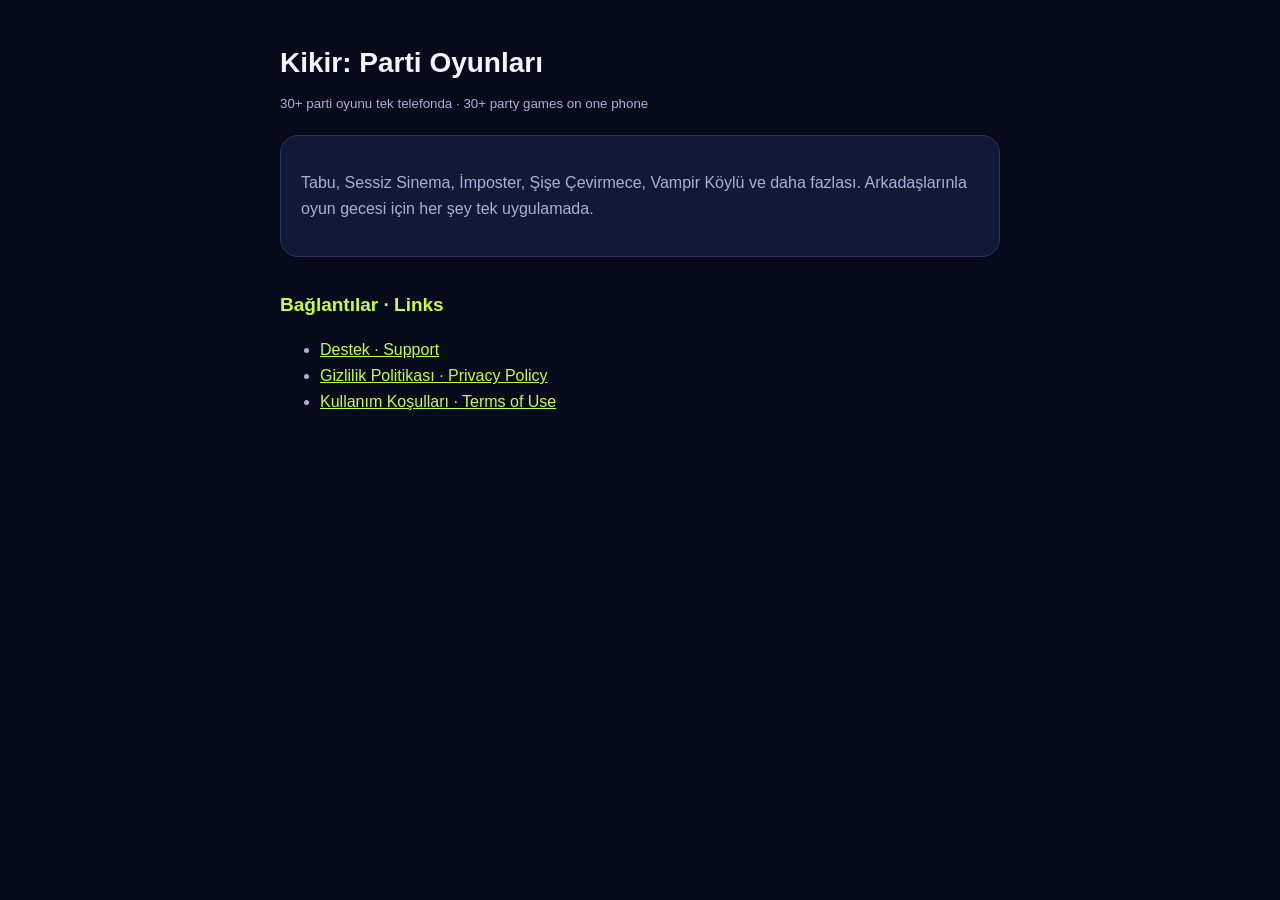
<file: index.html>
<!doctype html><html lang="tr"><head><meta charset="utf-8"><meta name="viewport" content="width=device-width,initial-scale=1">
<title>Kikir: Parti Oyunları</title><link rel="stylesheet" href="style.css"></head><body><main>
<h1>Kikir: Parti Oyunları</h1><small>30+ parti oyunu tek telefonda · 30+ party games on one phone</small>
<div class="card"><p>Tabu, Sessiz Sinema, İmposter, Şişe Çevirmece, Vampir Köylü ve daha fazlası. Arkadaşlarınla oyun gecesi için her şey tek uygulamada.</p></div>
<h2>Bağlantılar · Links</h2>
<ul>
<li><a href="destek/">Destek · Support</a></li>
<li><a href="gizlilik/">Gizlilik Politikası · Privacy Policy</a></li>
<li><a href="kosullar/">Kullanım Koşulları · Terms of Use</a></li>
</ul>
</main></body></html>
</file>
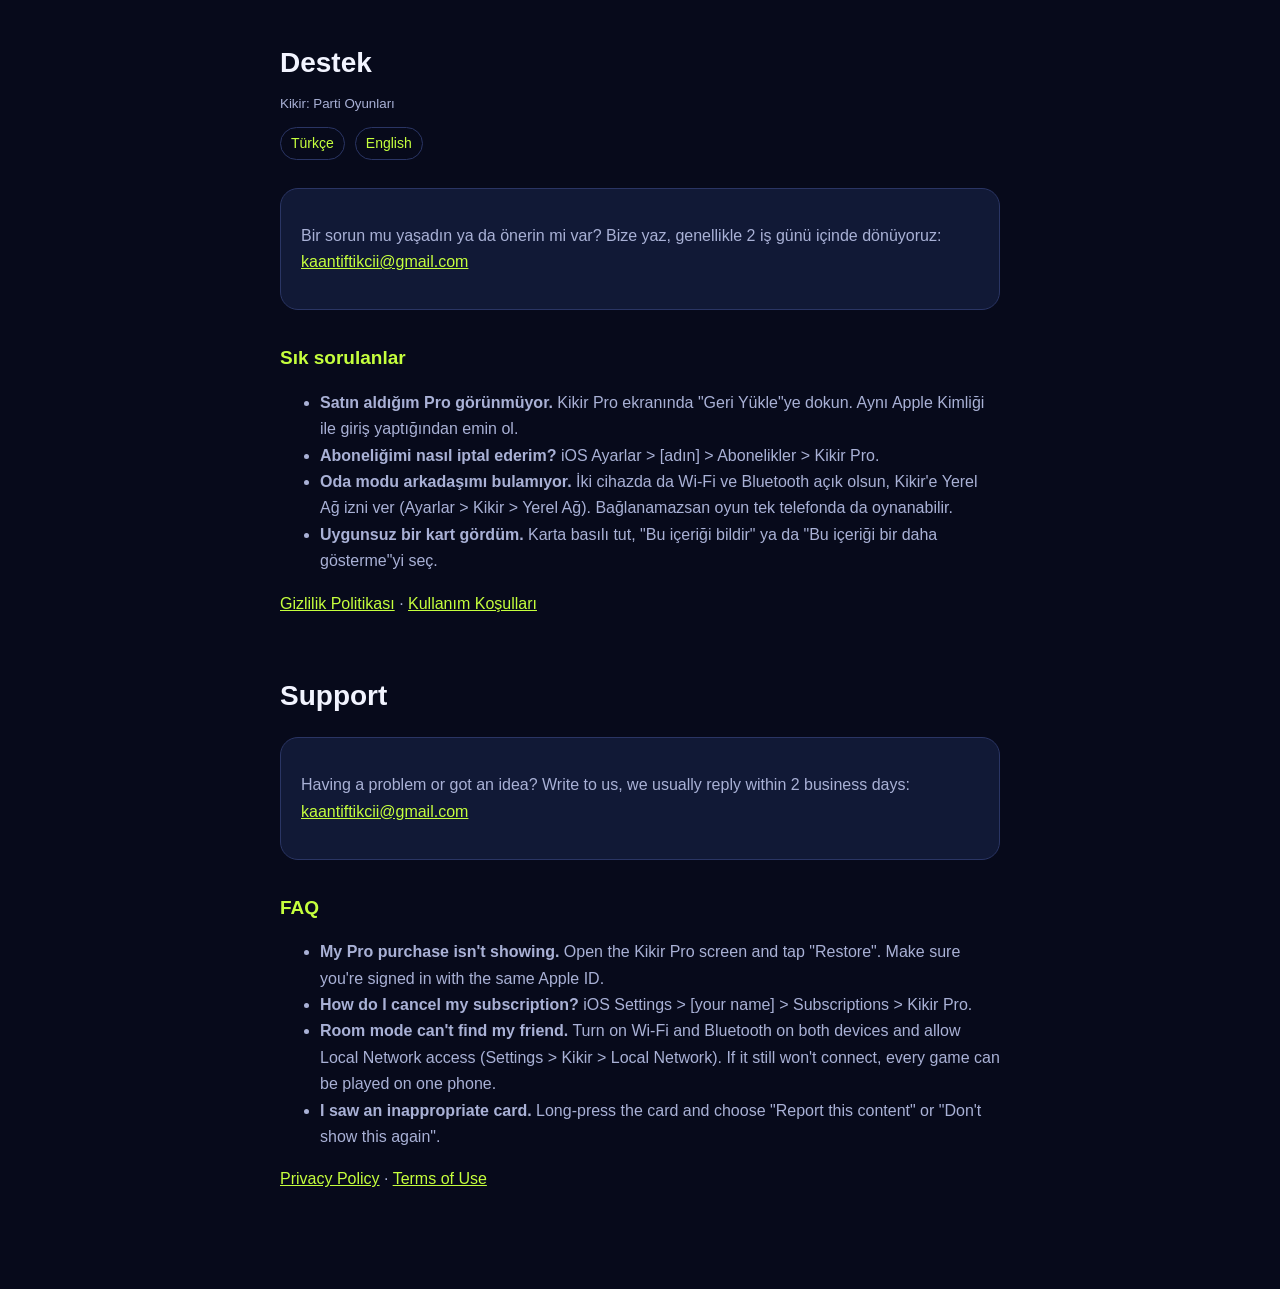
<file: destek/index.html>
<!doctype html><html lang="tr"><head><meta charset="utf-8"><meta name="viewport" content="width=device-width,initial-scale=1">
<title>Kikir · Destek</title><link rel="stylesheet" href="../style.css"></head><body><main>
<h1>Destek</h1><small>Kikir: Parti Oyunları</small>
<div class="lang"><a href="#tr">Türkçe</a><a href="#en">English</a></div>

<section id="tr">
<div class="card"><p>Bir sorun mu yaşadın ya da önerin mi var? Bize yaz, genellikle 2 iş günü içinde dönüyoruz: <a href="mailto:kaantiftikcii@gmail.com?subject=Kikir%20Destek">kaantiftikcii@gmail.com</a></p></div>
<h2>Sık sorulanlar</h2>
<ul>
<li><strong>Satın aldığım Pro görünmüyor.</strong> Kikir Pro ekranında "Geri Yükle"ye dokun. Aynı Apple Kimliği ile giriş yaptığından emin ol.</li>
<li><strong>Aboneliğimi nasıl iptal ederim?</strong> iOS Ayarlar &gt; [adın] &gt; Abonelikler &gt; Kikir Pro.</li>
<li><strong>Oda modu arkadaşımı bulamıyor.</strong> İki cihazda da Wi-Fi ve Bluetooth açık olsun, Kikir'e Yerel Ağ izni ver (Ayarlar &gt; Kikir &gt; Yerel Ağ). Bağlanamazsan oyun tek telefonda da oynanabilir.</li>
<li><strong>Uygunsuz bir kart gördüm.</strong> Karta basılı tut, "Bu içeriği bildir" ya da "Bu içeriği bir daha gösterme"yi seç.</li>
</ul>
<p><a href="../gizlilik/">Gizlilik Politikası</a> · <a href="../kosullar/">Kullanım Koşulları</a></p>
</section>

<section id="en">
<h1 style="margin-top:56px">Support</h1>
<div class="card"><p>Having a problem or got an idea? Write to us, we usually reply within 2 business days: <a href="mailto:kaantiftikcii@gmail.com?subject=Kikir%20Support">kaantiftikcii@gmail.com</a></p></div>
<h2>FAQ</h2>
<ul>
<li><strong>My Pro purchase isn't showing.</strong> Open the Kikir Pro screen and tap "Restore". Make sure you're signed in with the same Apple ID.</li>
<li><strong>How do I cancel my subscription?</strong> iOS Settings &gt; [your name] &gt; Subscriptions &gt; Kikir Pro.</li>
<li><strong>Room mode can't find my friend.</strong> Turn on Wi-Fi and Bluetooth on both devices and allow Local Network access (Settings &gt; Kikir &gt; Local Network). If it still won't connect, every game can be played on one phone.</li>
<li><strong>I saw an inappropriate card.</strong> Long-press the card and choose "Report this content" or "Don't show this again".</li>
</ul>
<p><a href="../gizlilik/">Privacy Policy</a> · <a href="../kosullar/">Terms of Use</a></p>
</section>
</main></body></html>
</file>
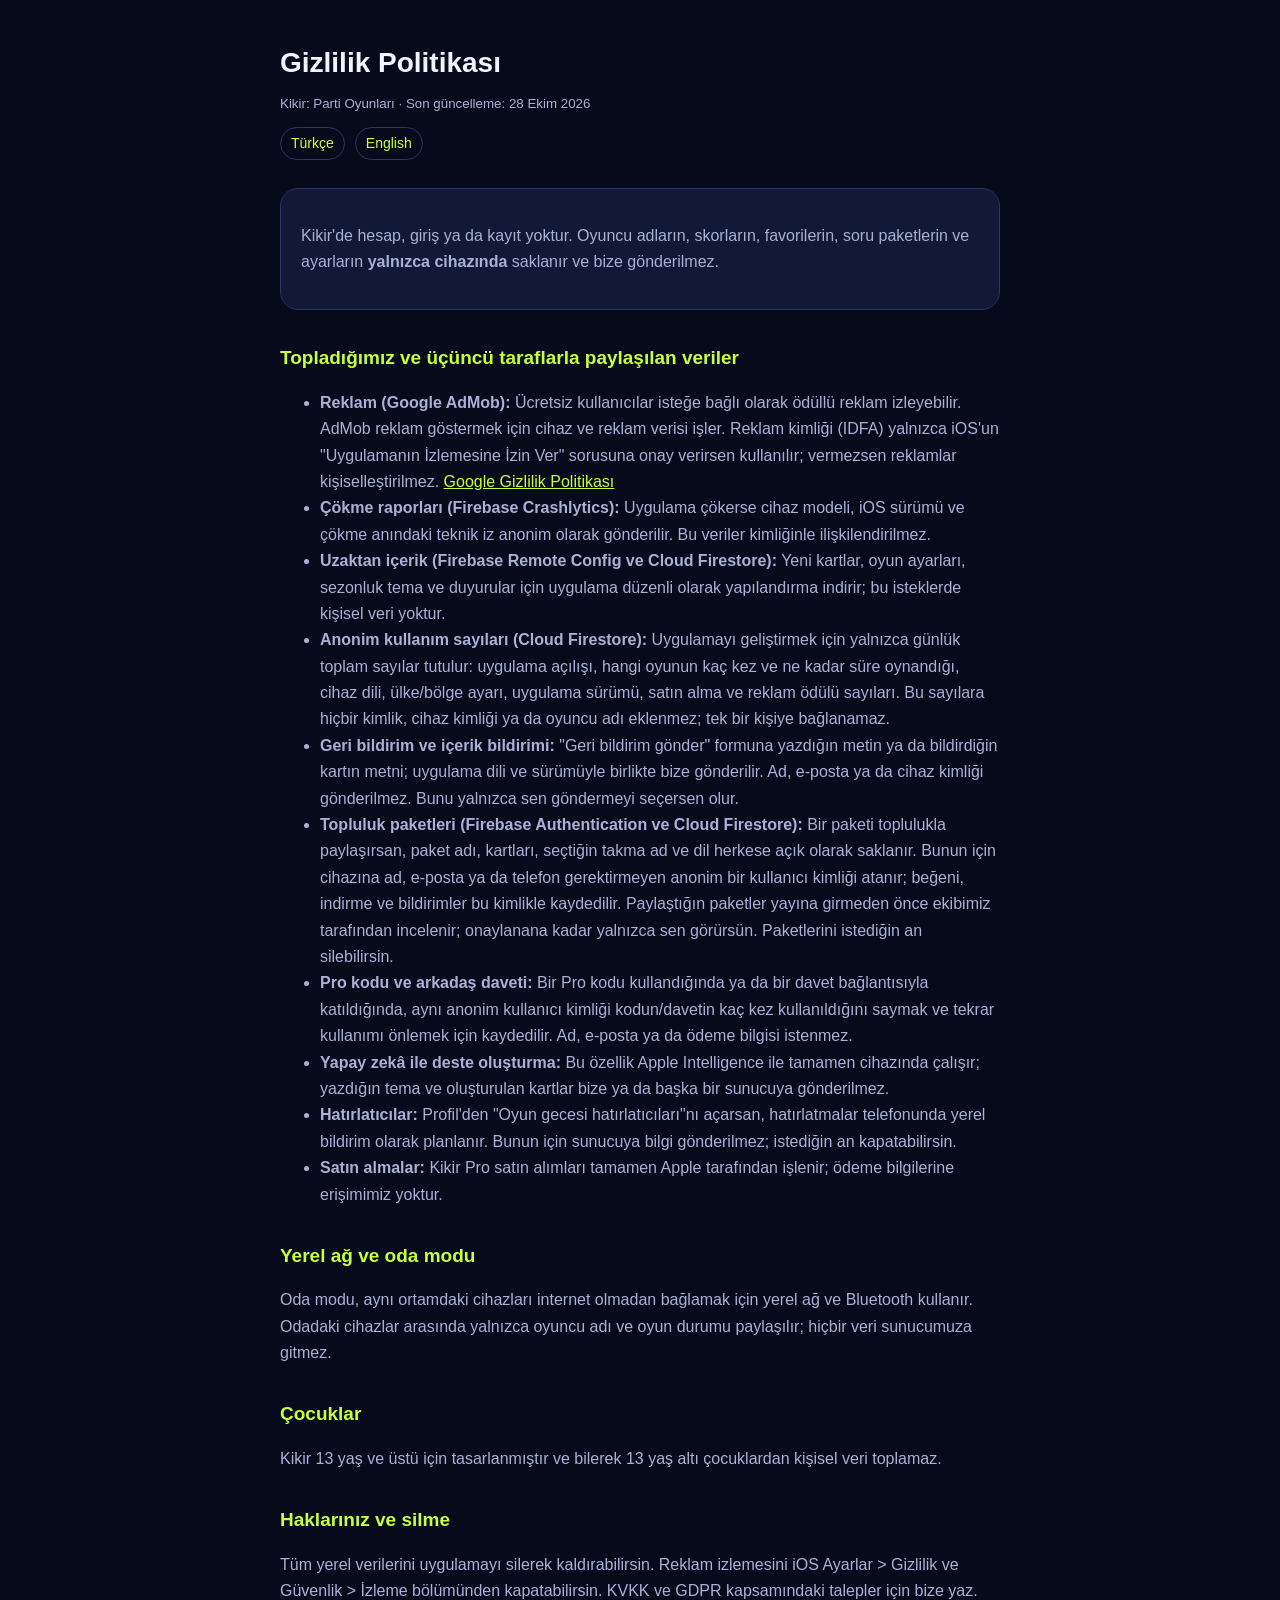
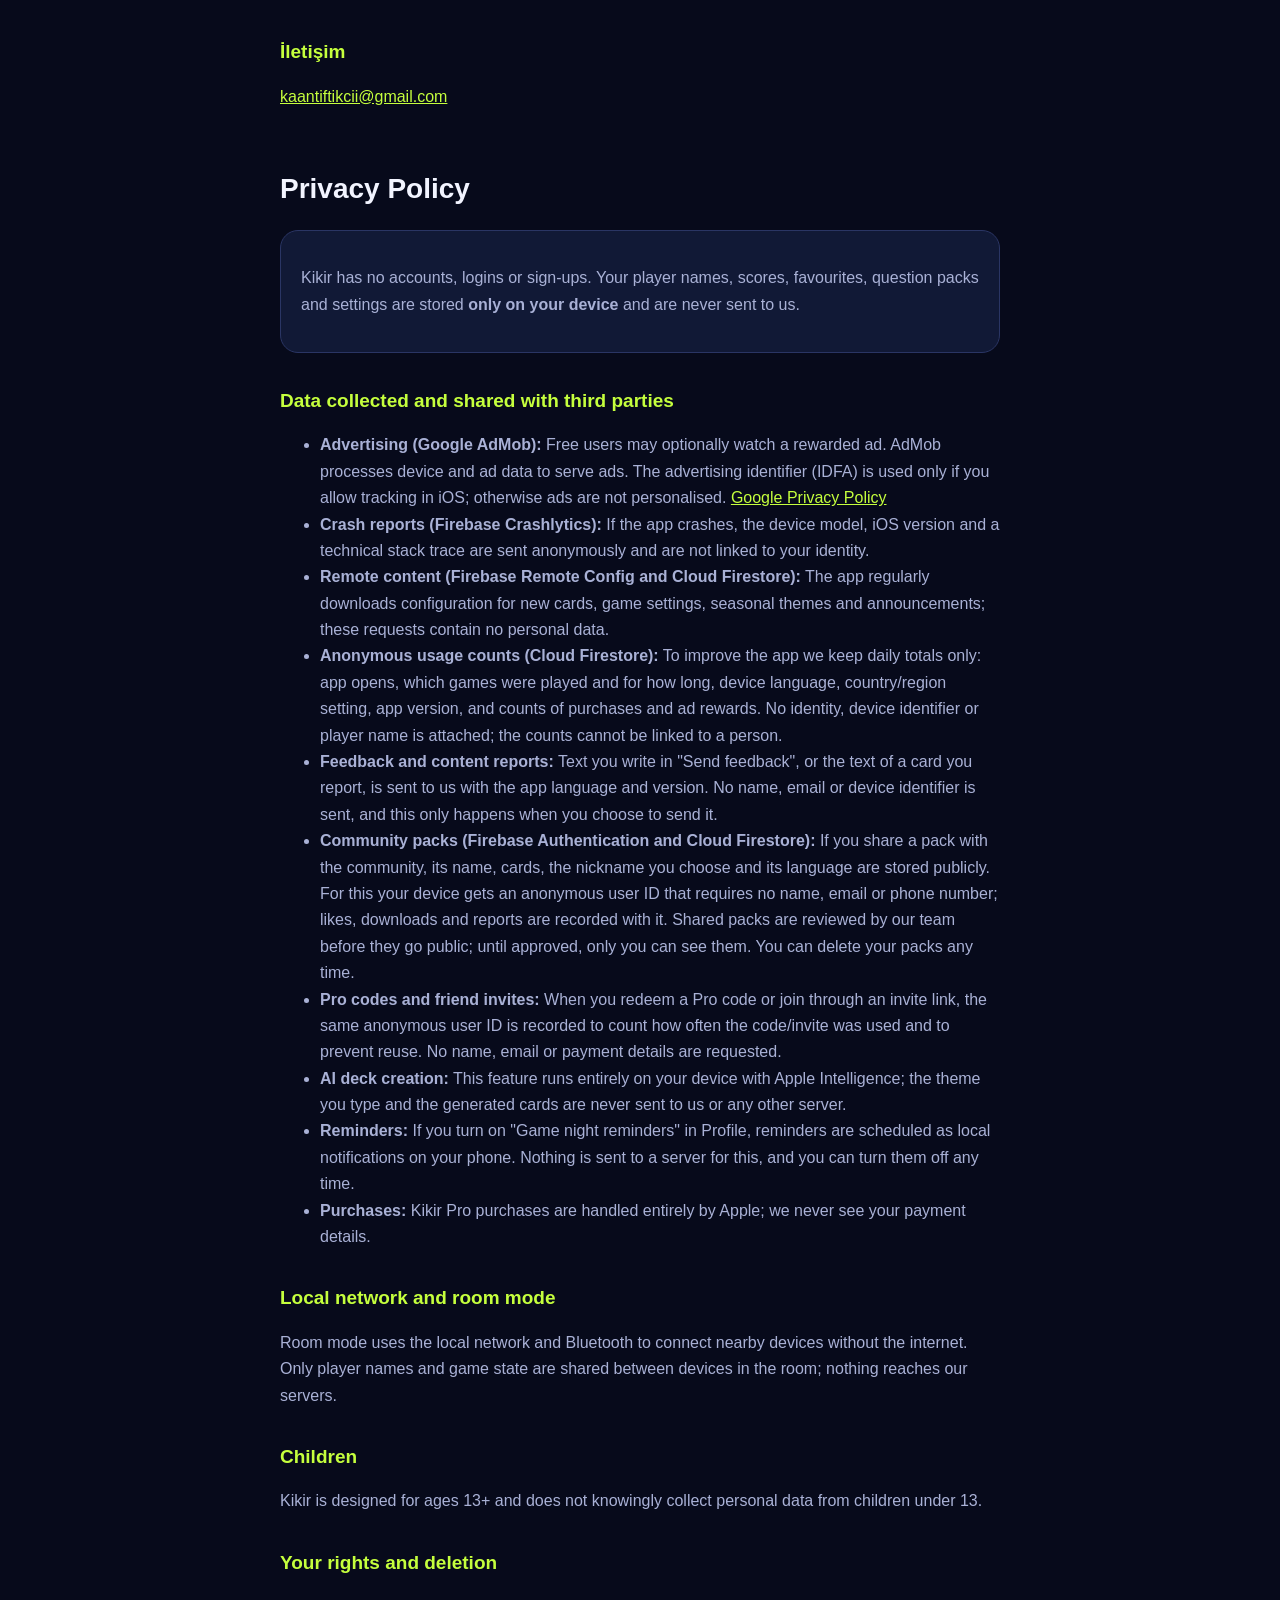
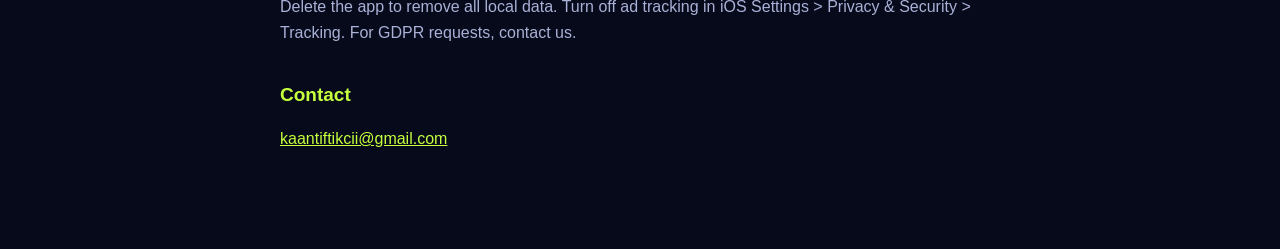
<file: gizlilik/index.html>
<!doctype html><html lang="tr"><head><meta charset="utf-8"><meta name="viewport" content="width=device-width,initial-scale=1">
<title>Kikir · Gizlilik Politikası</title><link rel="stylesheet" href="../style.css"></head><body><main>
<h1>Gizlilik Politikası</h1><small>Kikir: Parti Oyunları · Son güncelleme: 28 Ekim 2026</small>
<div class="lang"><a href="#tr">Türkçe</a><a href="#en">English</a></div>

<section id="tr">
<div class="card"><p>Kikir'de hesap, giriş ya da kayıt yoktur. Oyuncu adların, skorların, favorilerin, soru paketlerin ve ayarların <strong>yalnızca cihazında</strong> saklanır ve bize gönderilmez.</p></div>
<h2>Topladığımız ve üçüncü taraflarla paylaşılan veriler</h2>
<ul>
<li><strong>Reklam (Google AdMob):</strong> Ücretsiz kullanıcılar isteğe bağlı olarak ödüllü reklam izleyebilir. AdMob reklam göstermek için cihaz ve reklam verisi işler. Reklam kimliği (IDFA) yalnızca iOS'un "Uygulamanın İzlemesine İzin Ver" sorusuna onay verirsen kullanılır; vermezsen reklamlar kişiselleştirilmez. <a href="https://policies.google.com/privacy">Google Gizlilik Politikası</a></li>
<li><strong>Çökme raporları (Firebase Crashlytics):</strong> Uygulama çökerse cihaz modeli, iOS sürümü ve çökme anındaki teknik iz anonim olarak gönderilir. Bu veriler kimliğinle ilişkilendirilmez.</li>
<li><strong>Uzaktan içerik (Firebase Remote Config ve Cloud Firestore):</strong> Yeni kartlar, oyun ayarları, sezonluk tema ve duyurular için uygulama düzenli olarak yapılandırma indirir; bu isteklerde kişisel veri yoktur.</li>
<li><strong>Anonim kullanım sayıları (Cloud Firestore):</strong> Uygulamayı geliştirmek için yalnızca günlük toplam sayılar tutulur: uygulama açılışı, hangi oyunun kaç kez ve ne kadar süre oynandığı, cihaz dili, ülke/bölge ayarı, uygulama sürümü, satın alma ve reklam ödülü sayıları. Bu sayılara hiçbir kimlik, cihaz kimliği ya da oyuncu adı eklenmez; tek bir kişiye bağlanamaz.</li>
<li><strong>Geri bildirim ve içerik bildirimi:</strong> "Geri bildirim gönder" formuna yazdığın metin ya da bildirdiğin kartın metni; uygulama dili ve sürümüyle birlikte bize gönderilir. Ad, e-posta ya da cihaz kimliği gönderilmez. Bunu yalnızca sen göndermeyi seçersen olur.</li>
<li><strong>Topluluk paketleri (Firebase Authentication ve Cloud Firestore):</strong> Bir paketi toplulukla paylaşırsan, paket adı, kartları, seçtiğin takma ad ve dil herkese açık olarak saklanır. Bunun için cihazına ad, e-posta ya da telefon gerektirmeyen anonim bir kullanıcı kimliği atanır; beğeni, indirme ve bildirimler bu kimlikle kaydedilir. Paylaştığın paketler yayına girmeden önce ekibimiz tarafından incelenir; onaylanana kadar yalnızca sen görürsün. Paketlerini istediğin an silebilirsin.</li>
<li><strong>Pro kodu ve arkadaş daveti:</strong> Bir Pro kodu kullandığında ya da bir davet bağlantısıyla katıldığında, aynı anonim kullanıcı kimliği kodun/davetin kaç kez kullanıldığını saymak ve tekrar kullanımı önlemek için kaydedilir. Ad, e-posta ya da ödeme bilgisi istenmez.</li>
<li><strong>Yapay zekâ ile deste oluşturma:</strong> Bu özellik Apple Intelligence ile tamamen cihazında çalışır; yazdığın tema ve oluşturulan kartlar bize ya da başka bir sunucuya gönderilmez.</li>
<li><strong>Hatırlatıcılar:</strong> Profil'den "Oyun gecesi hatırlatıcıları"nı açarsan, hatırlatmalar telefonunda yerel bildirim olarak planlanır. Bunun için sunucuya bilgi gönderilmez; istediğin an kapatabilirsin.</li>
<li><strong>Satın almalar:</strong> Kikir Pro satın alımları tamamen Apple tarafından işlenir; ödeme bilgilerine erişimimiz yoktur.</li>
</ul>
<h2>Yerel ağ ve oda modu</h2>
<p>Oda modu, aynı ortamdaki cihazları internet olmadan bağlamak için yerel ağ ve Bluetooth kullanır. Odadaki cihazlar arasında yalnızca oyuncu adı ve oyun durumu paylaşılır; hiçbir veri sunucumuza gitmez.</p>
<h2>Çocuklar</h2>
<p>Kikir 13 yaş ve üstü için tasarlanmıştır ve bilerek 13 yaş altı çocuklardan kişisel veri toplamaz.</p>
<h2>Haklarınız ve silme</h2>
<p>Tüm yerel verilerini uygulamayı silerek kaldırabilirsin. Reklam izlemesini iOS Ayarlar &gt; Gizlilik ve Güvenlik &gt; İzleme bölümünden kapatabilirsin. KVKK ve GDPR kapsamındaki talepler için bize yaz.</p>
<h2>İletişim</h2>
<p><a href="mailto:kaantiftikcii@gmail.com">kaantiftikcii@gmail.com</a></p>
</section>

<section id="en">
<h1 style="margin-top:56px">Privacy Policy</h1>
<div class="card"><p>Kikir has no accounts, logins or sign-ups. Your player names, scores, favourites, question packs and settings are stored <strong>only on your device</strong> and are never sent to us.</p></div>
<h2>Data collected and shared with third parties</h2>
<ul>
<li><strong>Advertising (Google AdMob):</strong> Free users may optionally watch a rewarded ad. AdMob processes device and ad data to serve ads. The advertising identifier (IDFA) is used only if you allow tracking in iOS; otherwise ads are not personalised. <a href="https://policies.google.com/privacy">Google Privacy Policy</a></li>
<li><strong>Crash reports (Firebase Crashlytics):</strong> If the app crashes, the device model, iOS version and a technical stack trace are sent anonymously and are not linked to your identity.</li>
<li><strong>Remote content (Firebase Remote Config and Cloud Firestore):</strong> The app regularly downloads configuration for new cards, game settings, seasonal themes and announcements; these requests contain no personal data.</li>
<li><strong>Anonymous usage counts (Cloud Firestore):</strong> To improve the app we keep daily totals only: app opens, which games were played and for how long, device language, country/region setting, app version, and counts of purchases and ad rewards. No identity, device identifier or player name is attached; the counts cannot be linked to a person.</li>
<li><strong>Feedback and content reports:</strong> Text you write in "Send feedback", or the text of a card you report, is sent to us with the app language and version. No name, email or device identifier is sent, and this only happens when you choose to send it.</li>
<li><strong>Community packs (Firebase Authentication and Cloud Firestore):</strong> If you share a pack with the community, its name, cards, the nickname you choose and its language are stored publicly. For this your device gets an anonymous user ID that requires no name, email or phone number; likes, downloads and reports are recorded with it. Shared packs are reviewed by our team before they go public; until approved, only you can see them. You can delete your packs any time.</li>
<li><strong>Pro codes and friend invites:</strong> When you redeem a Pro code or join through an invite link, the same anonymous user ID is recorded to count how often the code/invite was used and to prevent reuse. No name, email or payment details are requested.</li>
<li><strong>AI deck creation:</strong> This feature runs entirely on your device with Apple Intelligence; the theme you type and the generated cards are never sent to us or any other server.</li>
<li><strong>Reminders:</strong> If you turn on "Game night reminders" in Profile, reminders are scheduled as local notifications on your phone. Nothing is sent to a server for this, and you can turn them off any time.</li>
<li><strong>Purchases:</strong> Kikir Pro purchases are handled entirely by Apple; we never see your payment details.</li>
</ul>
<h2>Local network and room mode</h2>
<p>Room mode uses the local network and Bluetooth to connect nearby devices without the internet. Only player names and game state are shared between devices in the room; nothing reaches our servers.</p>
<h2>Children</h2>
<p>Kikir is designed for ages 13+ and does not knowingly collect personal data from children under 13.</p>
<h2>Your rights and deletion</h2>
<p>Delete the app to remove all local data. Turn off ad tracking in iOS Settings &gt; Privacy &amp; Security &gt; Tracking. For GDPR requests, contact us.</p>
<h2>Contact</h2>
<p><a href="mailto:kaantiftikcii@gmail.com">kaantiftikcii@gmail.com</a></p>
</section>
</main></body></html>
</file>
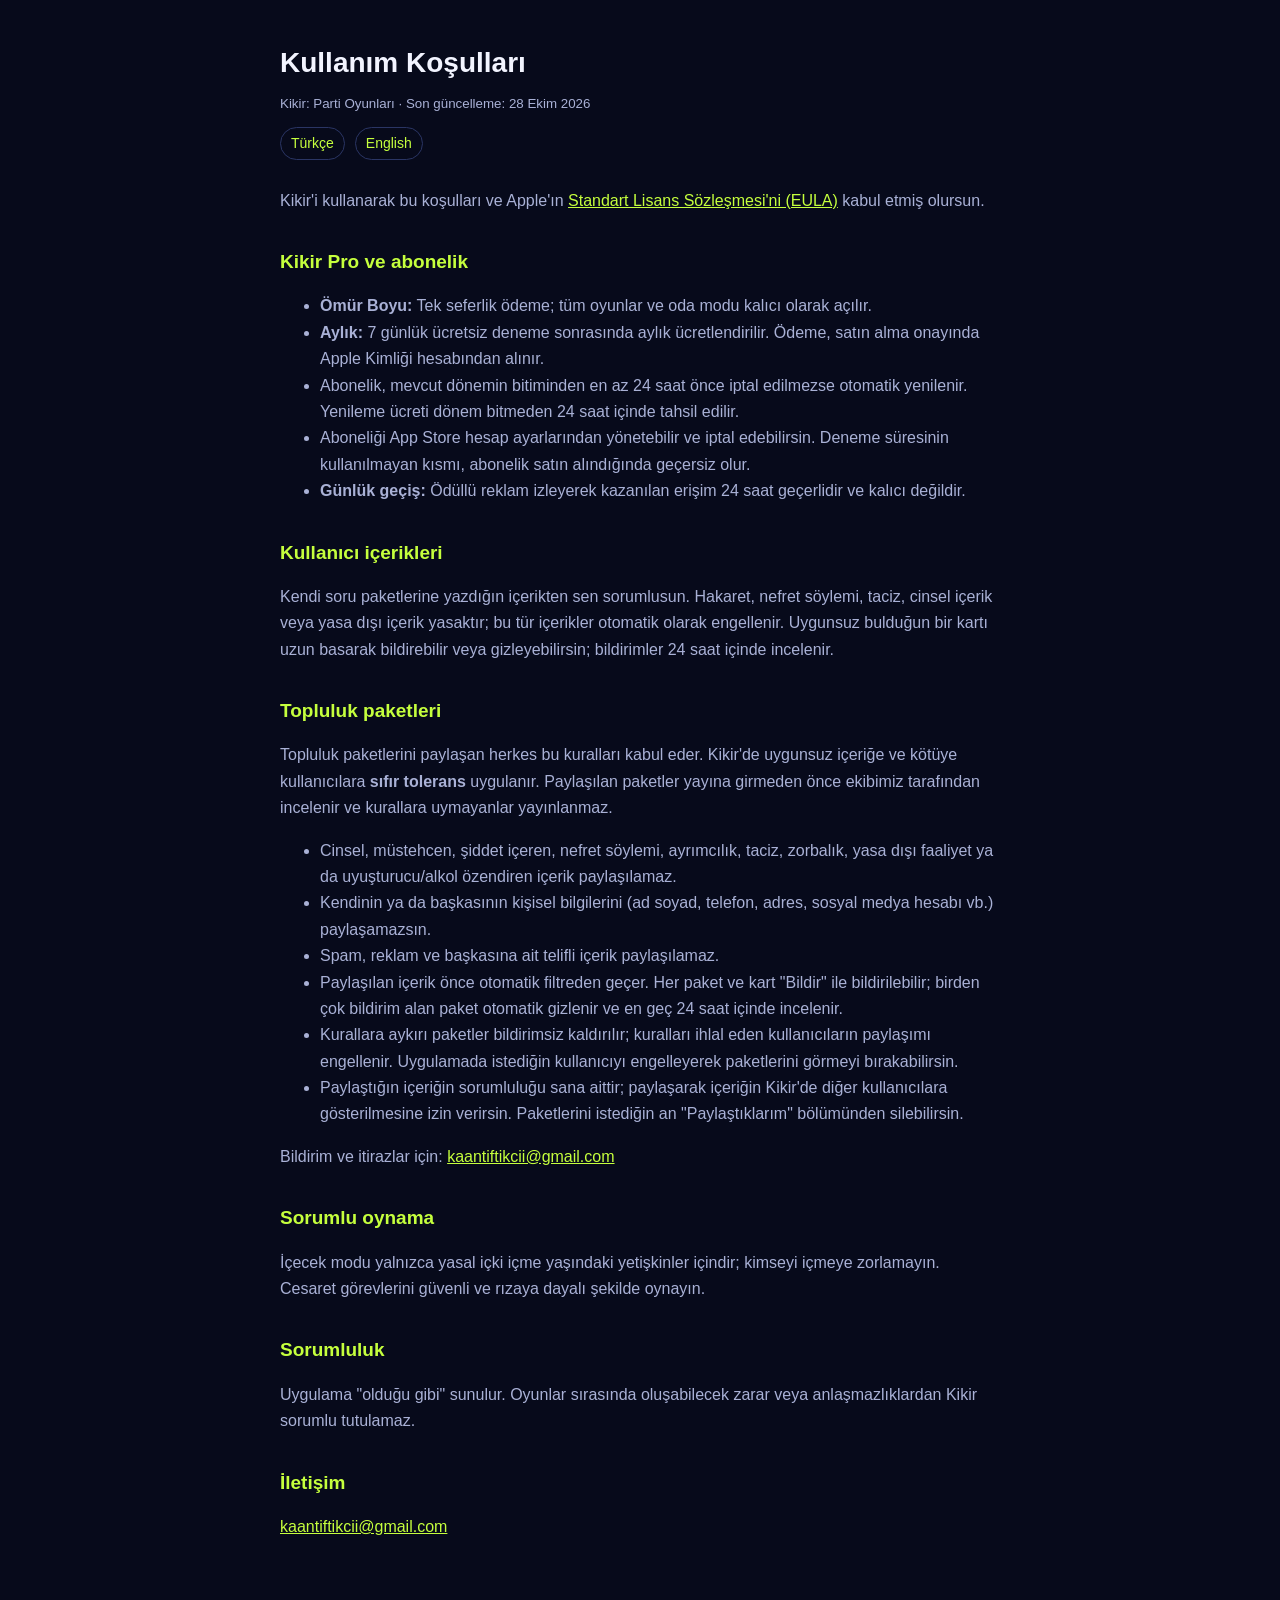
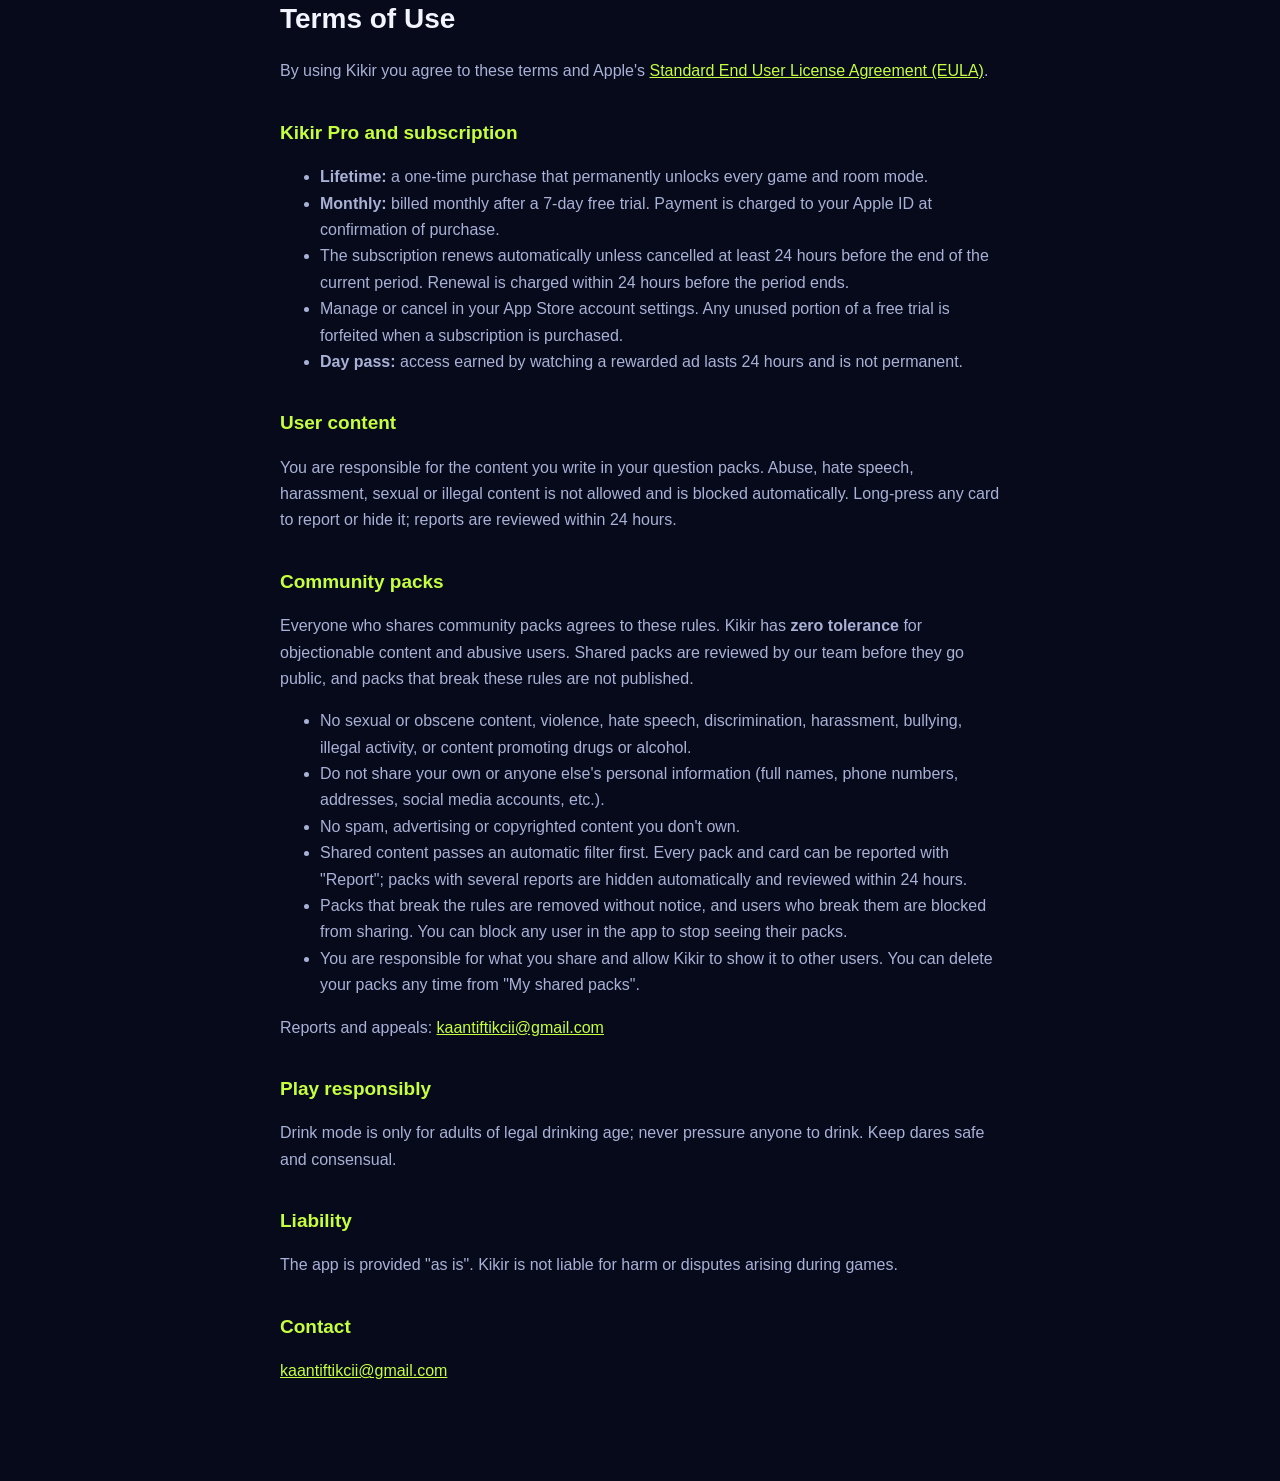
<file: kosullar/index.html>
<!doctype html><html lang="tr"><head><meta charset="utf-8"><meta name="viewport" content="width=device-width,initial-scale=1">
<title>Kikir · Kullanım Koşulları</title><link rel="stylesheet" href="../style.css"></head><body><main>
<h1>Kullanım Koşulları</h1><small>Kikir: Parti Oyunları · Son güncelleme: 28 Ekim 2026</small>
<div class="lang"><a href="#tr">Türkçe</a><a href="#en">English</a></div>

<section id="tr">
<p>Kikir'i kullanarak bu koşulları ve Apple'ın <a href="https://www.apple.com/legal/internet-services/itunes/dev/stdeula/">Standart Lisans Sözleşmesi'ni (EULA)</a> kabul etmiş olursun.</p>
<h2>Kikir Pro ve abonelik</h2>
<ul>
<li><strong>Ömür Boyu:</strong> Tek seferlik ödeme; tüm oyunlar ve oda modu kalıcı olarak açılır.</li>
<li><strong>Aylık:</strong> 7 günlük ücretsiz deneme sonrasında aylık ücretlendirilir. Ödeme, satın alma onayında Apple Kimliği hesabından alınır.</li>
<li>Abonelik, mevcut dönemin bitiminden en az 24 saat önce iptal edilmezse otomatik yenilenir. Yenileme ücreti dönem bitmeden 24 saat içinde tahsil edilir.</li>
<li>Aboneliği App Store hesap ayarlarından yönetebilir ve iptal edebilirsin. Deneme süresinin kullanılmayan kısmı, abonelik satın alındığında geçersiz olur.</li>
<li><strong>Günlük geçiş:</strong> Ödüllü reklam izleyerek kazanılan erişim 24 saat geçerlidir ve kalıcı değildir.</li>
</ul>
<h2>Kullanıcı içerikleri</h2>
<p>Kendi soru paketlerine yazdığın içerikten sen sorumlusun. Hakaret, nefret söylemi, taciz, cinsel içerik veya yasa dışı içerik yasaktır; bu tür içerikler otomatik olarak engellenir. Uygunsuz bulduğun bir kartı uzun basarak bildirebilir veya gizleyebilirsin; bildirimler 24 saat içinde incelenir.</p>
<h2>Topluluk paketleri</h2>
<p>Topluluk paketlerini paylaşan herkes bu kuralları kabul eder. Kikir'de uygunsuz içeriğe ve kötüye kullanıcılara <strong>sıfır tolerans</strong> uygulanır. Paylaşılan paketler yayına girmeden önce ekibimiz tarafından incelenir ve kurallara uymayanlar yayınlanmaz.</p>
<ul>
<li>Cinsel, müstehcen, şiddet içeren, nefret söylemi, ayrımcılık, taciz, zorbalık, yasa dışı faaliyet ya da uyuşturucu/alkol özendiren içerik paylaşılamaz.</li>
<li>Kendinin ya da başkasının kişisel bilgilerini (ad soyad, telefon, adres, sosyal medya hesabı vb.) paylaşamazsın.</li>
<li>Spam, reklam ve başkasına ait telifli içerik paylaşılamaz.</li>
<li>Paylaşılan içerik önce otomatik filtreden geçer. Her paket ve kart "Bildir" ile bildirilebilir; birden çok bildirim alan paket otomatik gizlenir ve en geç 24 saat içinde incelenir.</li>
<li>Kurallara aykırı paketler bildirimsiz kaldırılır; kuralları ihlal eden kullanıcıların paylaşımı engellenir. Uygulamada istediğin kullanıcıyı engelleyerek paketlerini görmeyi bırakabilirsin.</li>
<li>Paylaştığın içeriğin sorumluluğu sana aittir; paylaşarak içeriğin Kikir'de diğer kullanıcılara gösterilmesine izin verirsin. Paketlerini istediğin an "Paylaştıklarım" bölümünden silebilirsin.</li>
</ul>
<p>Bildirim ve itirazlar için: <a href="mailto:kaantiftikcii@gmail.com">kaantiftikcii@gmail.com</a></p>
<h2>Sorumlu oynama</h2>
<p>İçecek modu yalnızca yasal içki içme yaşındaki yetişkinler içindir; kimseyi içmeye zorlamayın. Cesaret görevlerini güvenli ve rızaya dayalı şekilde oynayın.</p>
<h2>Sorumluluk</h2>
<p>Uygulama "olduğu gibi" sunulur. Oyunlar sırasında oluşabilecek zarar veya anlaşmazlıklardan Kikir sorumlu tutulamaz.</p>
<h2>İletişim</h2>
<p><a href="mailto:kaantiftikcii@gmail.com">kaantiftikcii@gmail.com</a></p>
</section>

<section id="en">
<h1 style="margin-top:56px">Terms of Use</h1>
<p>By using Kikir you agree to these terms and Apple's <a href="https://www.apple.com/legal/internet-services/itunes/dev/stdeula/">Standard End User License Agreement (EULA)</a>.</p>
<h2>Kikir Pro and subscription</h2>
<ul>
<li><strong>Lifetime:</strong> a one-time purchase that permanently unlocks every game and room mode.</li>
<li><strong>Monthly:</strong> billed monthly after a 7-day free trial. Payment is charged to your Apple ID at confirmation of purchase.</li>
<li>The subscription renews automatically unless cancelled at least 24 hours before the end of the current period. Renewal is charged within 24 hours before the period ends.</li>
<li>Manage or cancel in your App Store account settings. Any unused portion of a free trial is forfeited when a subscription is purchased.</li>
<li><strong>Day pass:</strong> access earned by watching a rewarded ad lasts 24 hours and is not permanent.</li>
</ul>
<h2>User content</h2>
<p>You are responsible for the content you write in your question packs. Abuse, hate speech, harassment, sexual or illegal content is not allowed and is blocked automatically. Long-press any card to report or hide it; reports are reviewed within 24 hours.</p>
<h2>Community packs</h2>
<p>Everyone who shares community packs agrees to these rules. Kikir has <strong>zero tolerance</strong> for objectionable content and abusive users. Shared packs are reviewed by our team before they go public, and packs that break these rules are not published.</p>
<ul>
<li>No sexual or obscene content, violence, hate speech, discrimination, harassment, bullying, illegal activity, or content promoting drugs or alcohol.</li>
<li>Do not share your own or anyone else's personal information (full names, phone numbers, addresses, social media accounts, etc.).</li>
<li>No spam, advertising or copyrighted content you don't own.</li>
<li>Shared content passes an automatic filter first. Every pack and card can be reported with "Report"; packs with several reports are hidden automatically and reviewed within 24 hours.</li>
<li>Packs that break the rules are removed without notice, and users who break them are blocked from sharing. You can block any user in the app to stop seeing their packs.</li>
<li>You are responsible for what you share and allow Kikir to show it to other users. You can delete your packs any time from "My shared packs".</li>
</ul>
<p>Reports and appeals: <a href="mailto:kaantiftikcii@gmail.com">kaantiftikcii@gmail.com</a></p>
<h2>Play responsibly</h2>
<p>Drink mode is only for adults of legal drinking age; never pressure anyone to drink. Keep dares safe and consensual.</p>
<h2>Liability</h2>
<p>The app is provided "as is". Kikir is not liable for harm or disputes arising during games.</p>
<h2>Contact</h2>
<p><a href="mailto:kaantiftikcii@gmail.com">kaantiftikcii@gmail.com</a></p>
</section>
</main></body></html>
</file>
<file: style.css>
:root{--bg:#070A1B;--card:#111936;--line:#2A3564;--text:#F2F4FF;--muted:#A9B1D6;--lime:#C5FF3D}
*{box-sizing:border-box}body{margin:0;background:var(--bg);color:var(--text);font:16px/1.65 -apple-system,BlinkMacSystemFont,"Segoe UI",Roboto,sans-serif}
main{max-width:760px;margin:0 auto;padding:40px 20px 80px}h1{font-size:28px;margin:0 0 4px}h2{font-size:19px;margin:32px 0 8px;color:var(--lime)}
p,li{color:var(--muted)}a{color:var(--lime)}.card{background:var(--card);border:1px solid var(--line);border-radius:18px;padding:18px 20px;margin:18px 0}
.lang{display:flex;gap:10px;margin:10px 0 28px}.lang a{padding:4px 10px;border:1px solid var(--line);border-radius:999px;text-decoration:none;font-size:14px}
small{color:var(--muted)}
</file>
